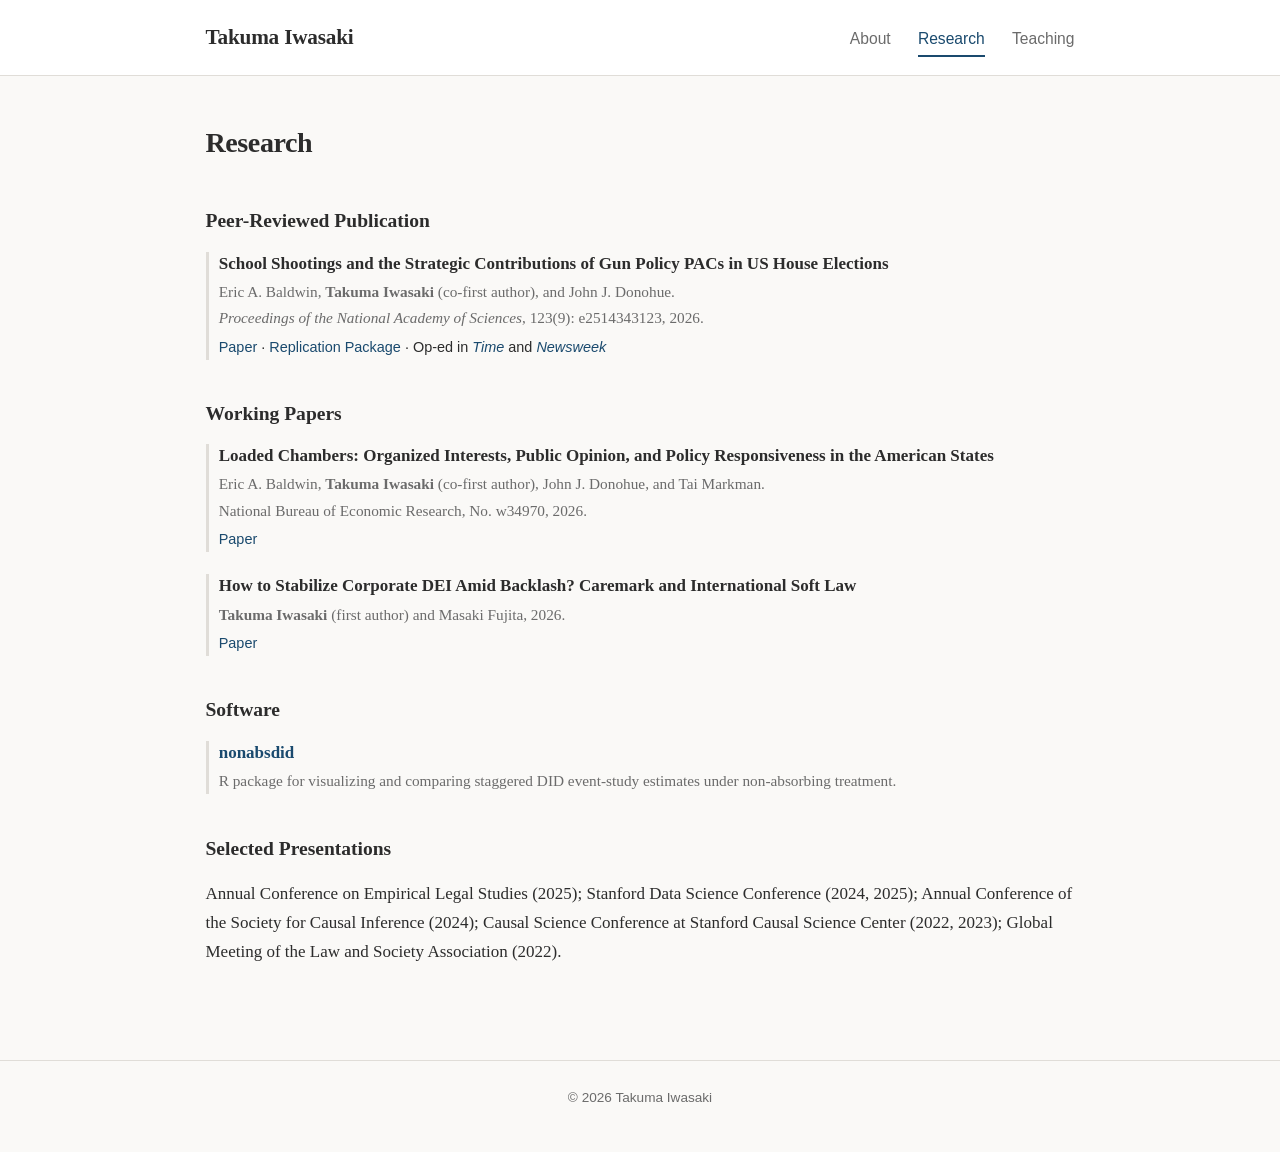
<file: research.html>
<!DOCTYPE html>
<html lang="en">
<head>
  <meta charset="UTF-8">
  <meta name="viewport" content="width=device-width, initial-scale=1.0">
  <title>Research | Takuma Iwasaki | Gun Policy, Causal Inference, Corporate Governance</title>
  <meta name="description" content="Research by Takuma Iwasaki on gun policy, organized interests, public opinion, corporate governance, DEI, and causal inference in law.">
  <link rel="canonical" href="https://takuma1102.github.io/research.html">
  <link rel="stylesheet" href="style.css">
    <!-- Google tag (gtag.js) -->
<script async src="https://www.googletagmanager.com/gtag/js?id=G-N5DC8T6V1M"></script>
<script>
  window.dataLayer = window.dataLayer || [];
  function gtag(){dataLayer.push(arguments);}
  gtag('js', new Date());

  gtag('config', 'G-N5DC8T6V1M');
</script>
</head>
<body>
  <header>
    <div class="header-inner">
      <a href="index.html" class="site-title">Takuma Iwasaki</a>
      <nav>
        <a href="index.html">About</a>
        <a href="research.html" class="active">Research</a>
        <a href="teaching.html">Teaching</a>
      </nav>
    </div>
  </header>

  <main>
    <h1>Research</h1>

    <section class="research-section">
      <h2>Peer-Reviewed Publication</h2>

      <div class="pub-item">
        <p class="pub-title">School Shootings and the Strategic Contributions of Gun Policy PACs in US House Elections</p>
        <p class="pub-meta">
          Eric A. Baldwin, <strong>Takuma Iwasaki</strong> (co-first author), and John J. Donohue.<br>
          <em>Proceedings of the National Academy of Sciences</em>, 123(9): e2514343123, 2026.
        </p>
        <p class="pub-links">
          <a href="https://www.pnas.org/doi/10.1073/pnas.2514343123">Paper</a> ·
          <a href="https://github.com/takuma1102/GunPAC_replication_package">Replication Package</a> ·
          Op-ed in <a href="https://time.com/7317271/charlie-kirk-gun-violence-crime/"><em>Time</em></a> and <a href="https://www.newsweek.com/another-school-shooting-another-checkwhy-congress-wont-act-guns-opinion-2128518"><em>Newsweek</em></a>
        </p>
      </div>
    </section>

    <section class="research-section">
      <h2>Working Papers</h2>

      <div class="pub-item">
        <p class="pub-title">Loaded Chambers: Organized Interests, Public Opinion, and Policy Responsiveness in the American States</p>
        <p class="pub-meta">
          Eric A. Baldwin, <strong>Takuma Iwasaki</strong> (co-first author), John J. Donohue, and Tai Markman.<br>
          National Bureau of Economic Research, No. w34970, 2026.
        </p>
        <p class="pub-links"><a href="https://www.nber.org/papers/w34970">Paper</a></p>
      </div>

      <div class="pub-item">
        <p class="pub-title">How to Stabilize Corporate DEI Amid Backlash? Caremark and International Soft Law</p>
        <p class="pub-meta">
          <strong>Takuma Iwasaki</strong> (first author) and Masaki Fujita, 2026.
        </p>
        <p class="pub-links"><a href="https://papers.ssrn.com/sol3/papers.cfm?abstract_id=6380779">Paper</a></p>
      </div>
    </section>

    <section class="research-section">
      <h2>Software</h2>
      <div class="pub-item">
        <p class="pub-title"><a href="https://github.com/takuma1102/nonabsdid">nonabsdid</a></p>
        <p class="pub-meta">
          R package for visualizing and comparing staggered DID event-study estimates under non-absorbing treatment.
        </p>
      </div>
    </section>
    
    <section class="research-section">
      <h2>Selected Presentations</h2>
      <p>
        Annual Conference on Empirical Legal Studies (2025);
        Stanford Data Science Conference (2024, 2025);
        Annual Conference of the Society for Causal Inference (2024);
        Causal Science Conference at Stanford Causal Science Center (2022, 2023);
        Global Meeting of the Law and Society Association (2022).
      </p>
    </section>
  </main>

  <footer>
    <p>&copy; 2026 Takuma Iwasaki</p>
  </footer>
</body>
</html>
</file>
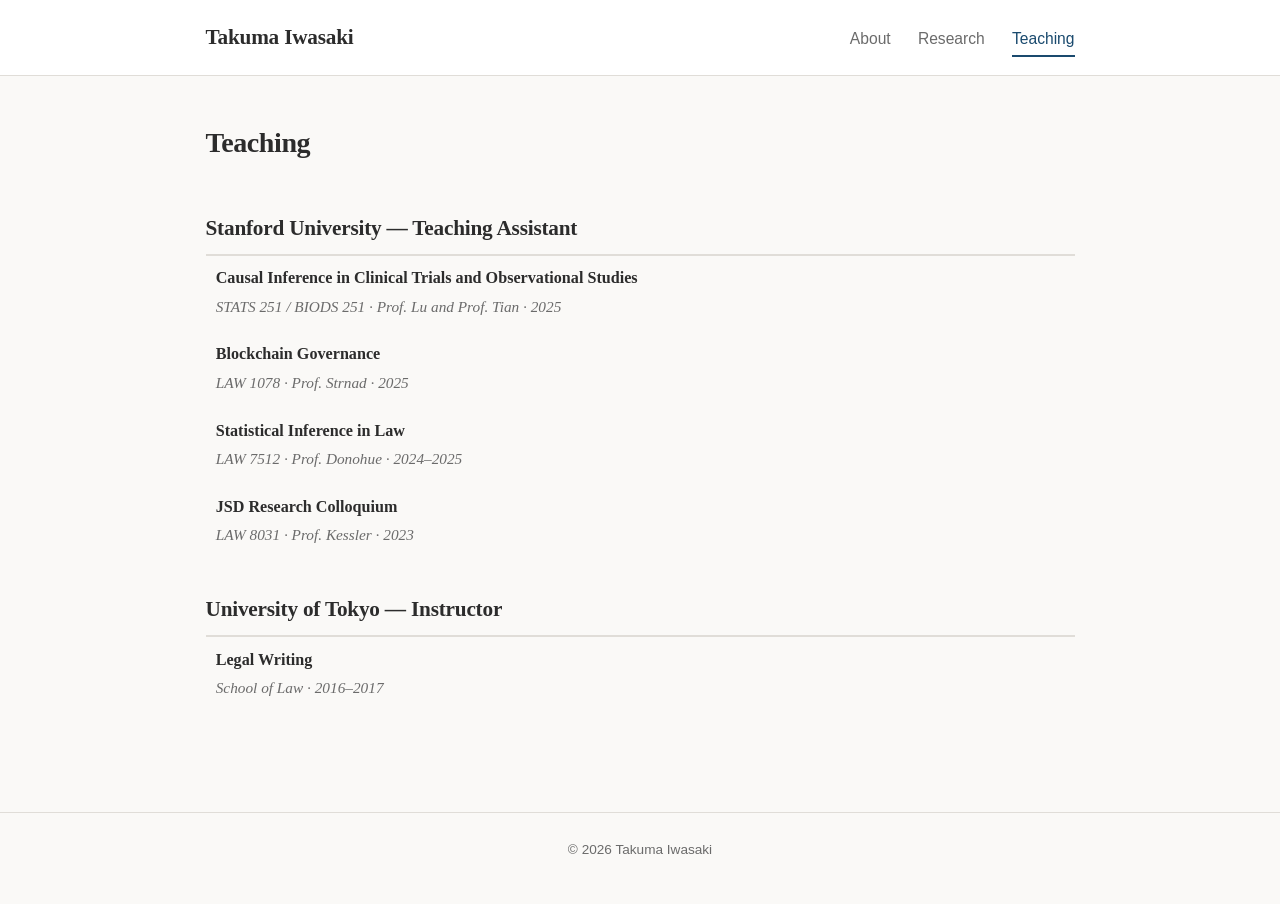
<file: teaching.html>
<!DOCTYPE html>
<html lang="en">
<head>
  <meta charset="UTF-8">
  <meta name="viewport" content="width=device-width, initial-scale=1.0">
  <title>Teaching | Takuma Iwasaki | Stanford Law School and Statistics</title>
  <meta name="description" content="Teaching experience of Takuma Iwasaki at Stanford University and the University of Tokyo, including causal inference, statistical inference in law, blockchain governance, and legal writing.">
  <link rel="canonical" href="https://takuma1102.github.io/teaching.html">
  <link rel="stylesheet" href="style.css">
    <!-- Google tag (gtag.js) -->
<script async src="https://www.googletagmanager.com/gtag/js?id=G-N5DC8T6V1M"></script>
<script>
  window.dataLayer = window.dataLayer || [];
  function gtag(){dataLayer.push(arguments);}
  gtag('js', new Date());

  gtag('config', 'G-N5DC8T6V1M');
</script>
</head>
<body>
  <header>
    <div class="header-inner">
      <a href="index.html" class="site-title">Takuma Iwasaki</a>
      <nav>
        <a href="index.html">About</a>
        <a href="research.html">Research</a>
        <a href="teaching.html" class="active">Teaching</a>
      </nav>
    </div>
  </header>

  <main>
    <h1>Teaching</h1>

    <section class="teaching-section">
      <h2>Stanford University — Teaching Assistant</h2>

      <div class="course-item">
        <p class="course-title">Causal Inference in Clinical Trials and Observational Studies</p>
        <p class="course-meta">STATS 251 / BIODS 251 · Prof. Lu and Prof. Tian · 2025</p>
      </div>

      <div class="course-item">
        <p class="course-title">Blockchain Governance</p>
        <p class="course-meta">LAW 1078 · Prof. Strnad · 2025</p>
      </div>

      <div class="course-item">
        <p class="course-title">Statistical Inference in Law</p>
        <p class="course-meta">LAW 7512 · Prof. Donohue · 2024–2025</p>
      </div>

      <div class="course-item">
        <p class="course-title">JSD Research Colloquium</p>
        <p class="course-meta">LAW 8031 · Prof. Kessler · 2023</p>
      </div>
    </section>

    <section class="teaching-section">
      <h2>University of Tokyo — Instructor</h2>

      <div class="course-item">
        <p class="course-title">Legal Writing</p>
        <p class="course-meta">School of Law · 2016–2017</p>
      </div>
    </section>
  </main>

  <footer>
    <p>&copy; 2026 Takuma Iwasaki</p>
  </footer>
</body>
</html>
</file>
<file: style.css>
/* ===== Reset & Base ===== */
*,
*::before,
*::after {
  margin: 0;
  padding: 0;
  box-sizing: border-box;
}

:root {
  --color-bg: #faf9f7;
  --color-text: #2c2c2c;
  --color-text-light: #6b6b6b;
  --color-accent: #1a4a6e;
  --color-accent-hover: #0e3350;
  --color-border: #e0ddd8;
  --color-header-bg: #ffffff;
  --font-body: "Source Serif 4", "Noto Serif JP", Georgia, serif;
  --font-heading: "Source Serif 4", "Noto Serif JP", Georgia, serif;
  --font-nav: "Source Sans 3", "Noto Sans JP", Helvetica, Arial, sans-serif;
  --max-width: 920px;
}

html {
  font-size: 17px;
  scroll-behavior: smooth;
}

body {
  font-family: var(--font-body);
  background: var(--color-bg);
  color: var(--color-text);
  line-height: 1.72;
  min-height: 100vh;
  display: flex;
  flex-direction: column;
}

/* ===== Typography (Google Fonts) ===== */
@import url('https://fonts.googleapis.com/css2?family=Source+Serif+4:ital,wght@0,400;0,600;0,700;1,400&family=Source+Sans+3:wght@400;500;600&family=Noto+Serif+JP:wght@400;600&family=Noto+Sans+JP:wght@400;500&display=swap');

/* ===== Header ===== */
header {
  background: var(--color-header-bg);
  border-bottom: 1px solid var(--color-border);
  position: sticky;
  top: 0;
  z-index: 100;
}

.header-inner {
  max-width: var(--max-width);
  margin: 0 auto;
  padding: 1.1rem 1.5rem;
  display: flex;
  align-items: baseline;
  justify-content: space-between;
  gap: 1.5rem;
}

.site-title {
  font-family: var(--font-heading);
  font-size: 1.25rem;
  font-weight: 700;
  color: var(--color-text);
  text-decoration: none;
  letter-spacing: -0.01em;
  white-space: nowrap;
}

nav {
  display: flex;
  gap: 1.6rem;
}

nav a {
  font-family: var(--font-nav);
  font-size: 0.92rem;
  font-weight: 500;
  color: var(--color-text-light);
  text-decoration: none;
  padding-bottom: 2px;
  border-bottom: 2px solid transparent;
  transition: color 0.2s, border-color 0.2s;
}

nav a:hover {
  color: var(--color-text);
}

nav a.active {
  color: var(--color-accent);
  border-bottom-color: var(--color-accent);
}

/* ===== Main ===== */
main {
  max-width: var(--max-width);
  margin: 0 auto;
  padding: 2.5rem 1.5rem 4rem;
  flex: 1;
  width: 100%;
}

h1 {
  font-family: var(--font-heading);
  font-size: 1.65rem;
  font-weight: 700;
  margin-bottom: 1.4rem;
  letter-spacing: -0.015em;
  color: var(--color-text);
}

h2 {
  font-family: var(--font-heading);
  font-size: 1.15rem;
  font-weight: 600;
  margin-top: 2.2rem;
  margin-bottom: 0.8rem;
  color: var(--color-text);
}

p {
  margin-bottom: 1rem;
}

a {
  color: var(--color-accent);
  text-decoration: none;
  transition: color 0.15s;
}

a:hover {
  color: var(--color-accent-hover);
  text-decoration: underline;
}

/* ===== About Page Layout ===== */
.about-layout {
  display: flex;
  gap: 2.4rem;
  align-items: flex-start;
}

.portrait-col {
  flex-shrink: 0;
}

.portrait-placeholder {
  width: 220px;
  background: var(--color-border);
  border-radius: 4px;
  overflow: hidden;
}

.portrait-placeholder img {
  width: 100%;
  height: auto;
  display: block;
  border-radius: 4px;
}

.bio-col {
  flex: 1;
  min-width: 0;
}

/* ===== Research Page ===== */
.research-section {
  margin-bottom: 1.5rem;
}

.pub-item {
  margin-bottom: 1.3rem;
  padding-left: 0.6rem;
  border-left: 3px solid var(--color-border);
}

.pub-title {
  font-weight: 600;
  margin-bottom: 0.15rem;
  line-height: 1.45;
}

.pub-meta {
  font-size: 0.9rem;
  color: var(--color-text-light);
  margin-bottom: 0.2rem;
}

.pub-links {
  font-family: var(--font-nav);
  font-size: 0.85rem;
  margin-bottom: 0;
}

.pub-links a {
  font-weight: 500;
}

/* ===== Teaching Page ===== */
.teaching-section {
  margin-bottom: 2.5rem;
}

.teaching-section h2 {
  font-size: 1.25rem;
  font-weight: 700;
  margin-top: 2.5rem;
  margin-bottom: 0.5rem;
  padding-bottom: 0.45rem;
  border-bottom: 2px solid var(--color-border);
  letter-spacing: -0.01em;
}

.course-item {
  margin-bottom: 1.2rem;
  padding-left: 0.6rem;
}

.course-title {
  font-weight: 600;
  font-size: 0.95rem;
  margin-bottom: 0.1rem;
}

.course-meta {
  font-family: var(--font-body);
  font-size: 0.9rem;
  color: var(--color-text-light);
  margin-bottom: 0.25rem;
  font-style: italic;
}

.course-desc {
  font-size: 0.95rem;
}

/* ===== Footer ===== */
footer {
  border-top: 1px solid var(--color-border);
  padding: 1.5rem;
  text-align: center;
  font-family: var(--font-nav);
  font-size: 0.8rem;
  color: var(--color-text-light);
}

/* ===== Responsive ===== */
@media (max-width: 600px) {
  html {
    font-size: 16px;
  }

  .header-inner {
    flex-direction: column;
    gap: 0.6rem;
    padding: 0.9rem 1.2rem;
  }

  nav {
    gap: 1.2rem;
  }

  .about-layout {
    flex-direction: column;
    gap: 1.5rem;
  }

  .portrait-placeholder {
    width: 130px;
    height: 165px;
  }

  main {
    padding: 1.8rem 1.2rem 3rem;
  }
}
</file>
